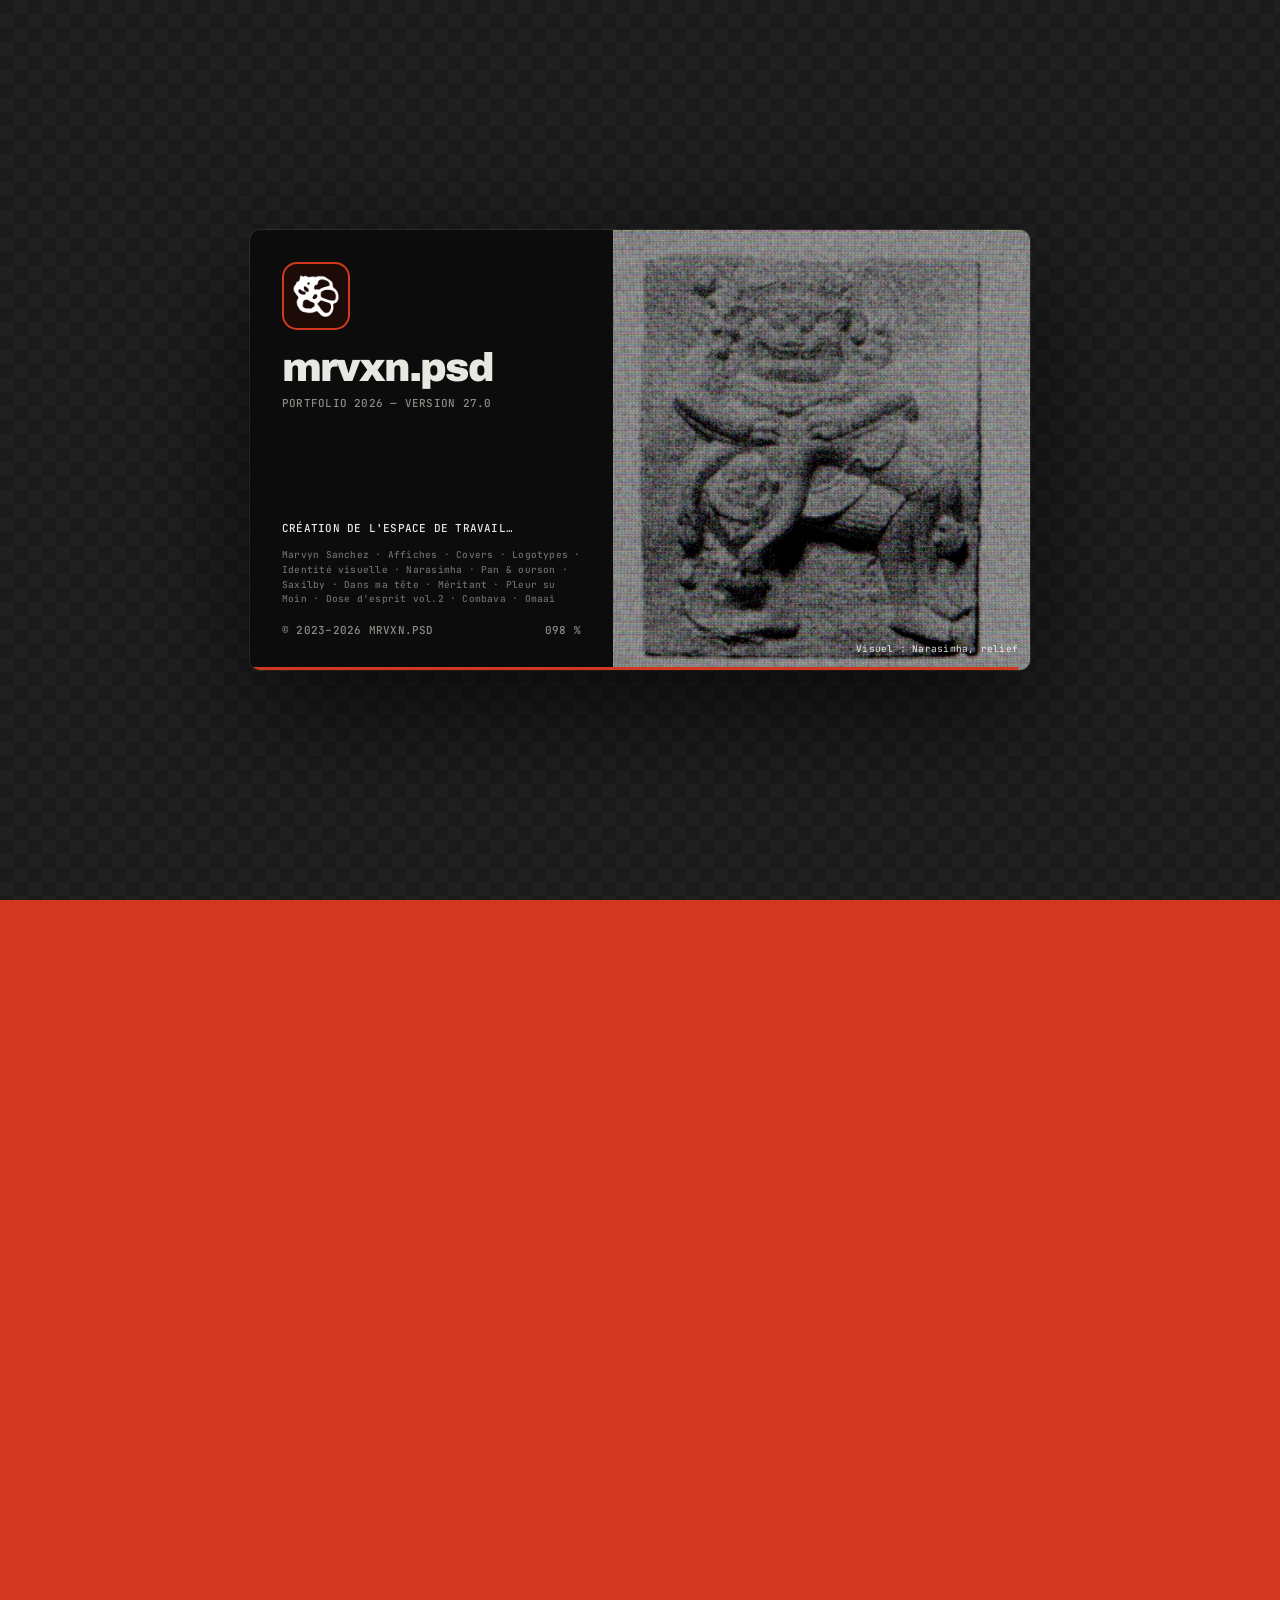
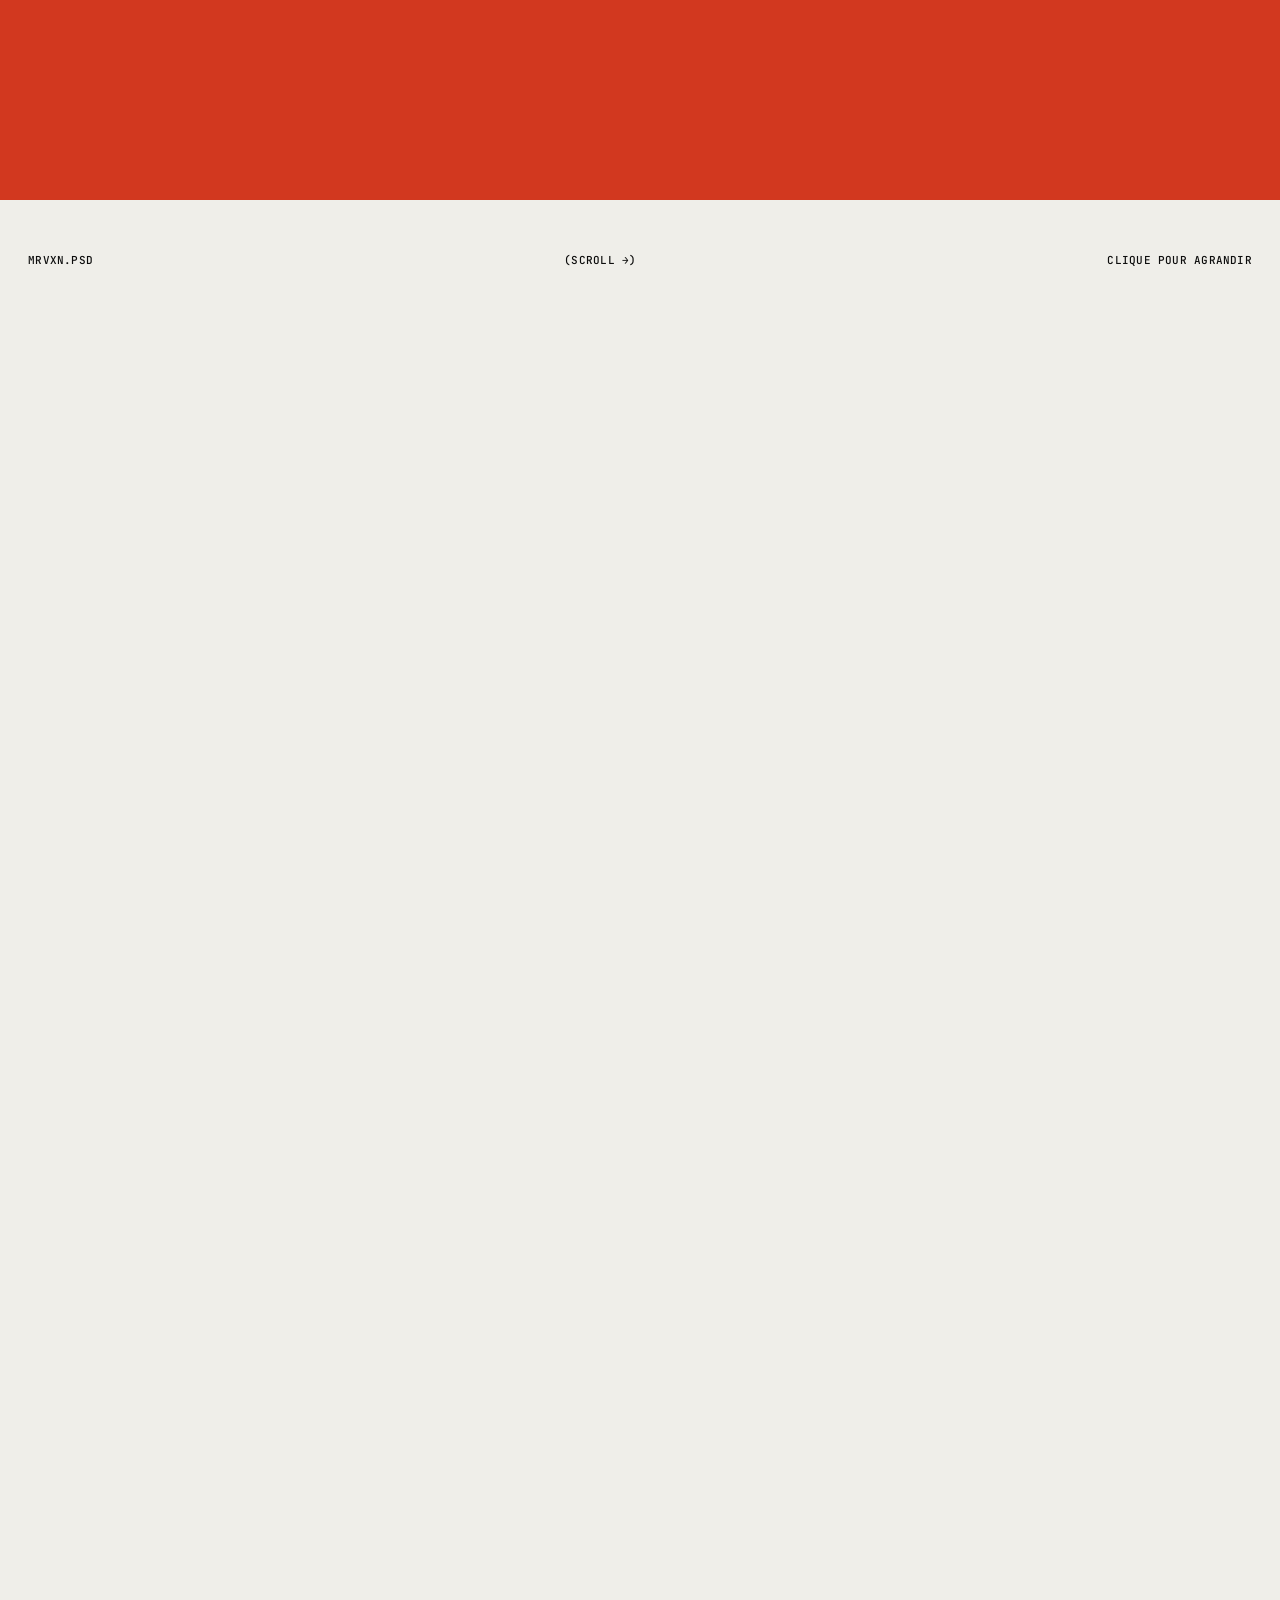
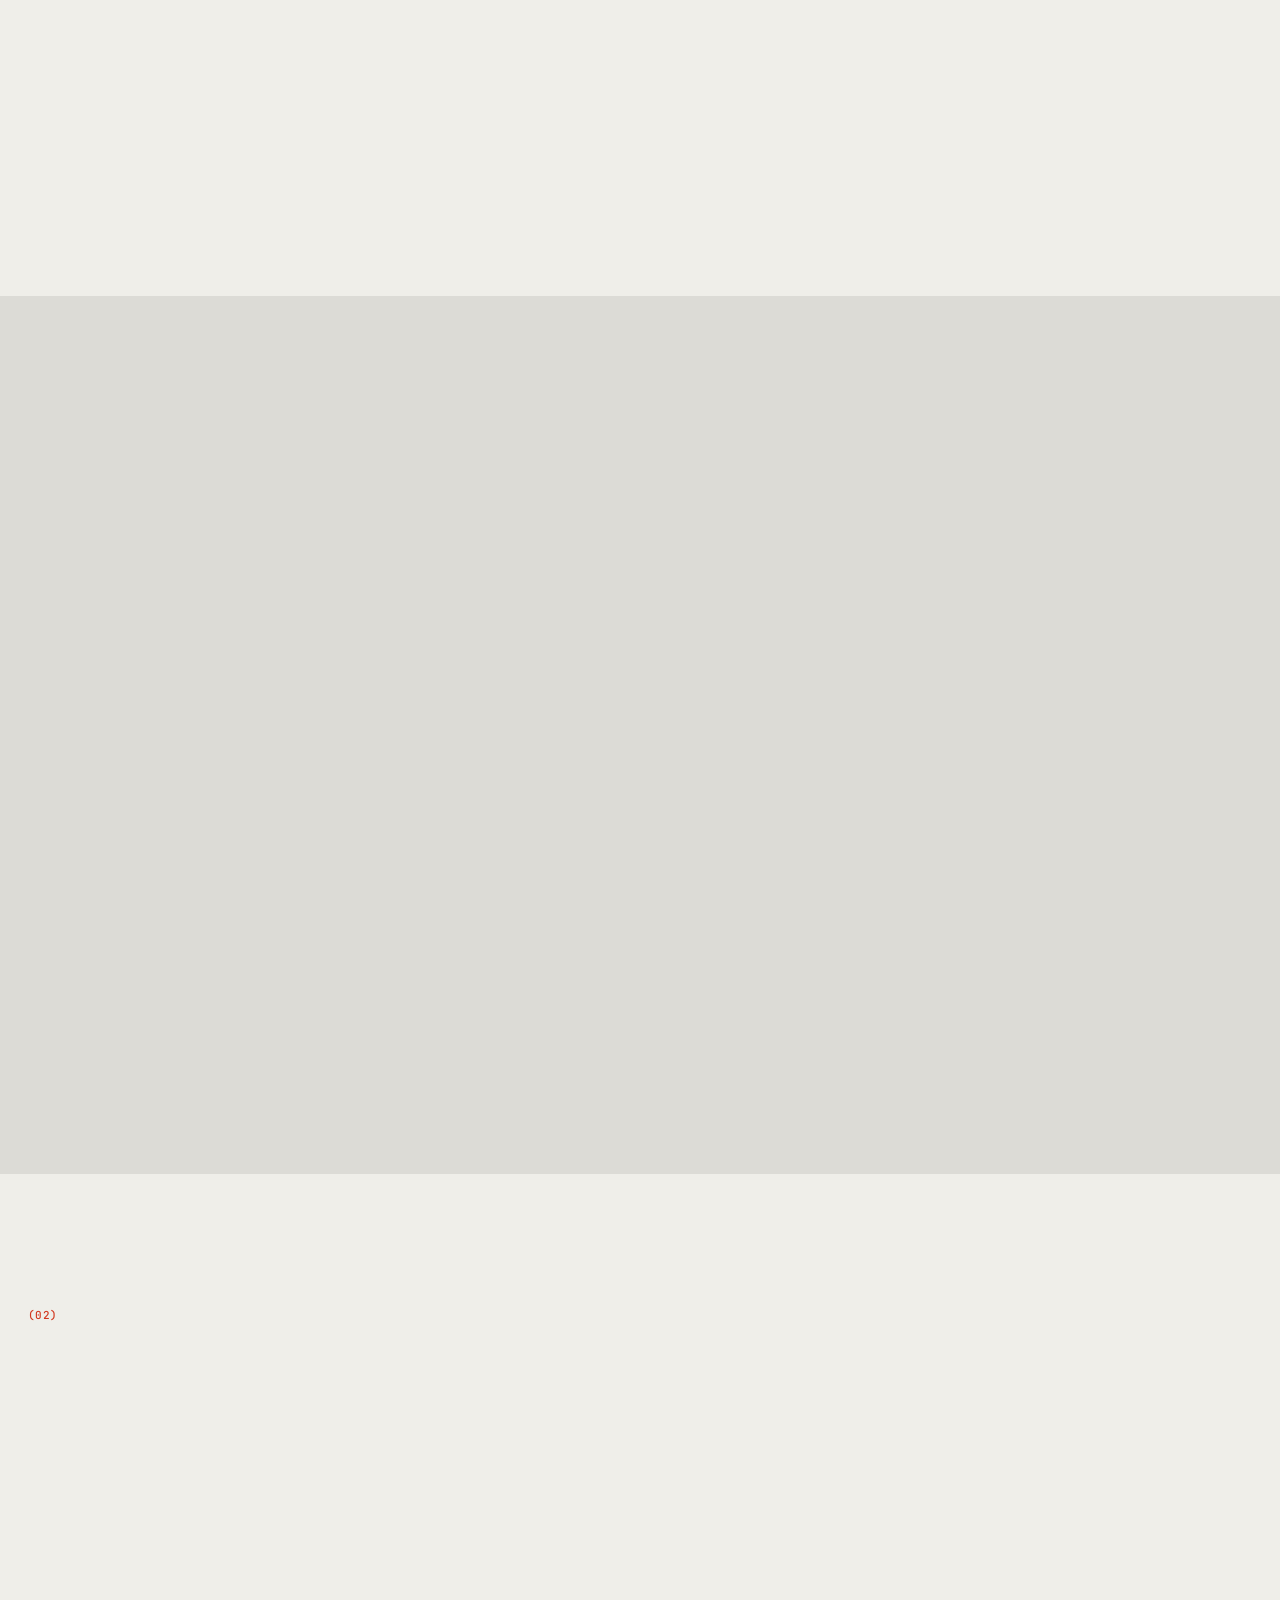
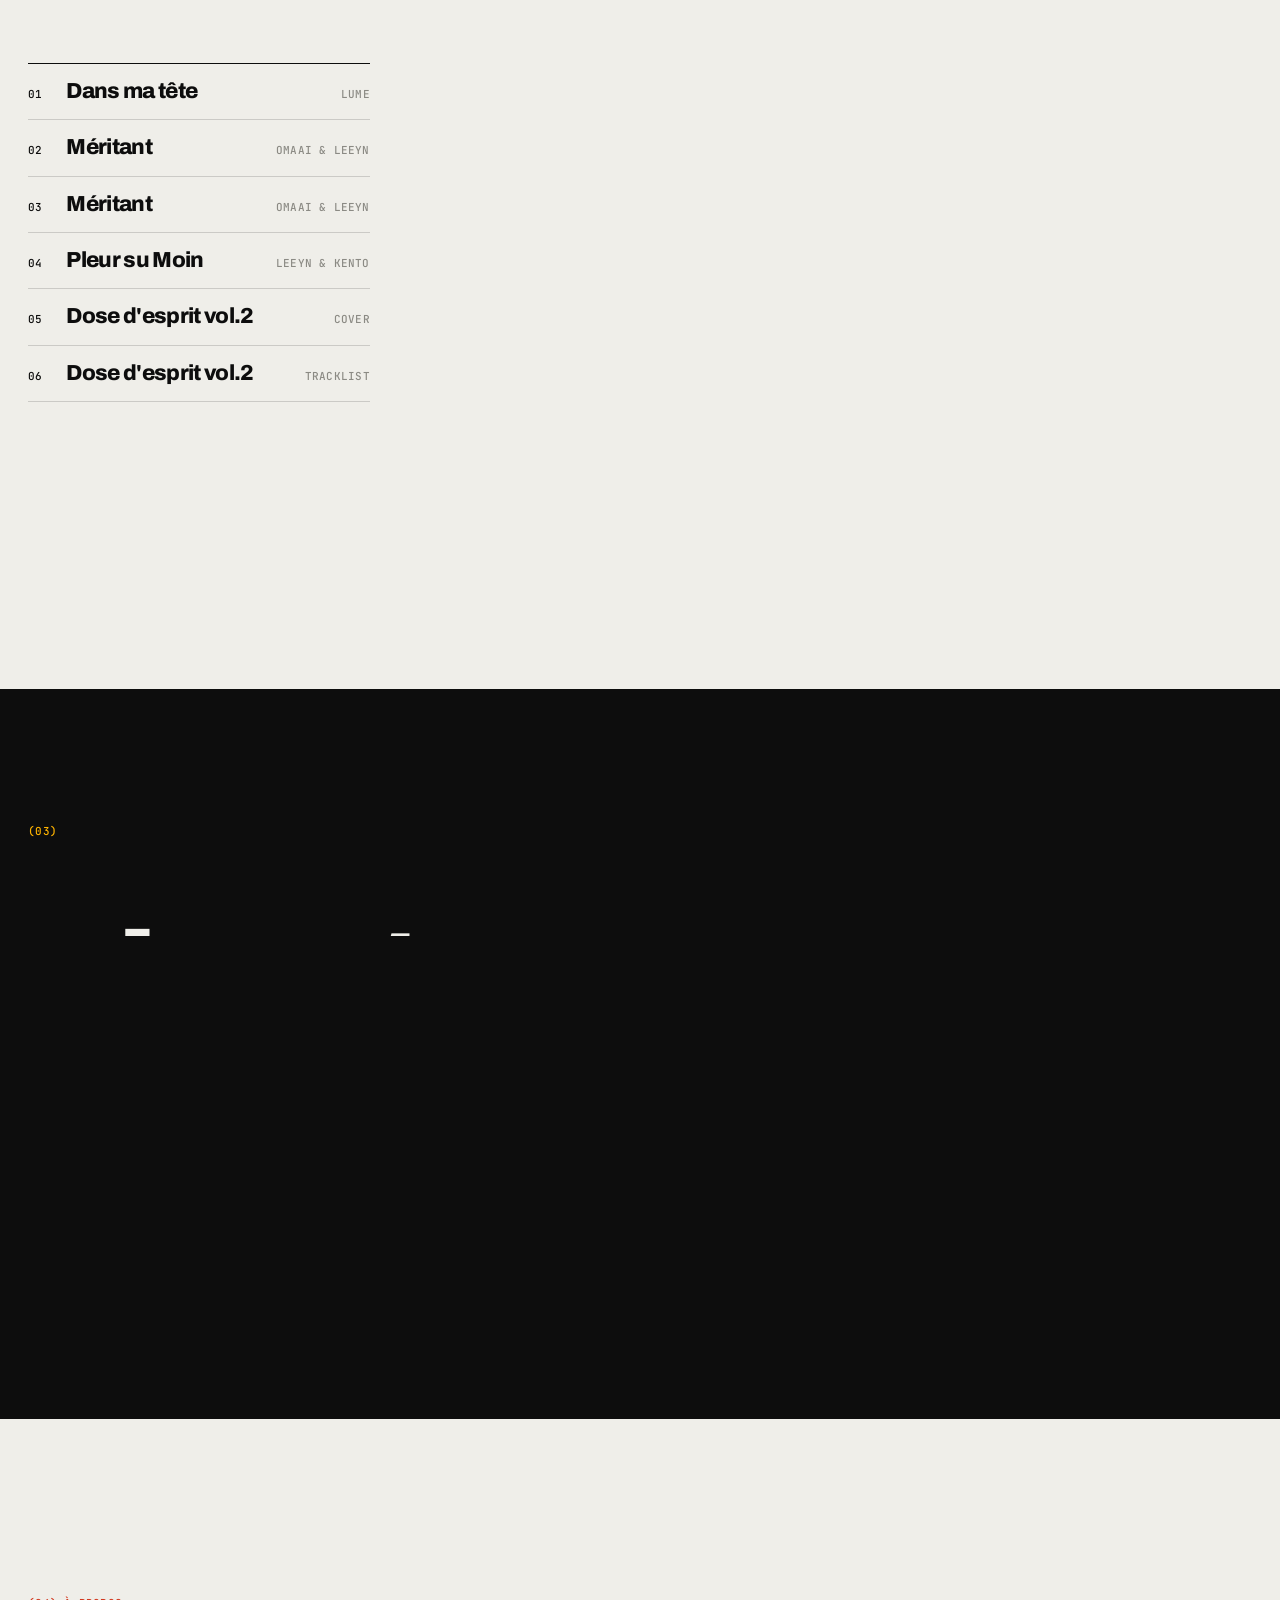
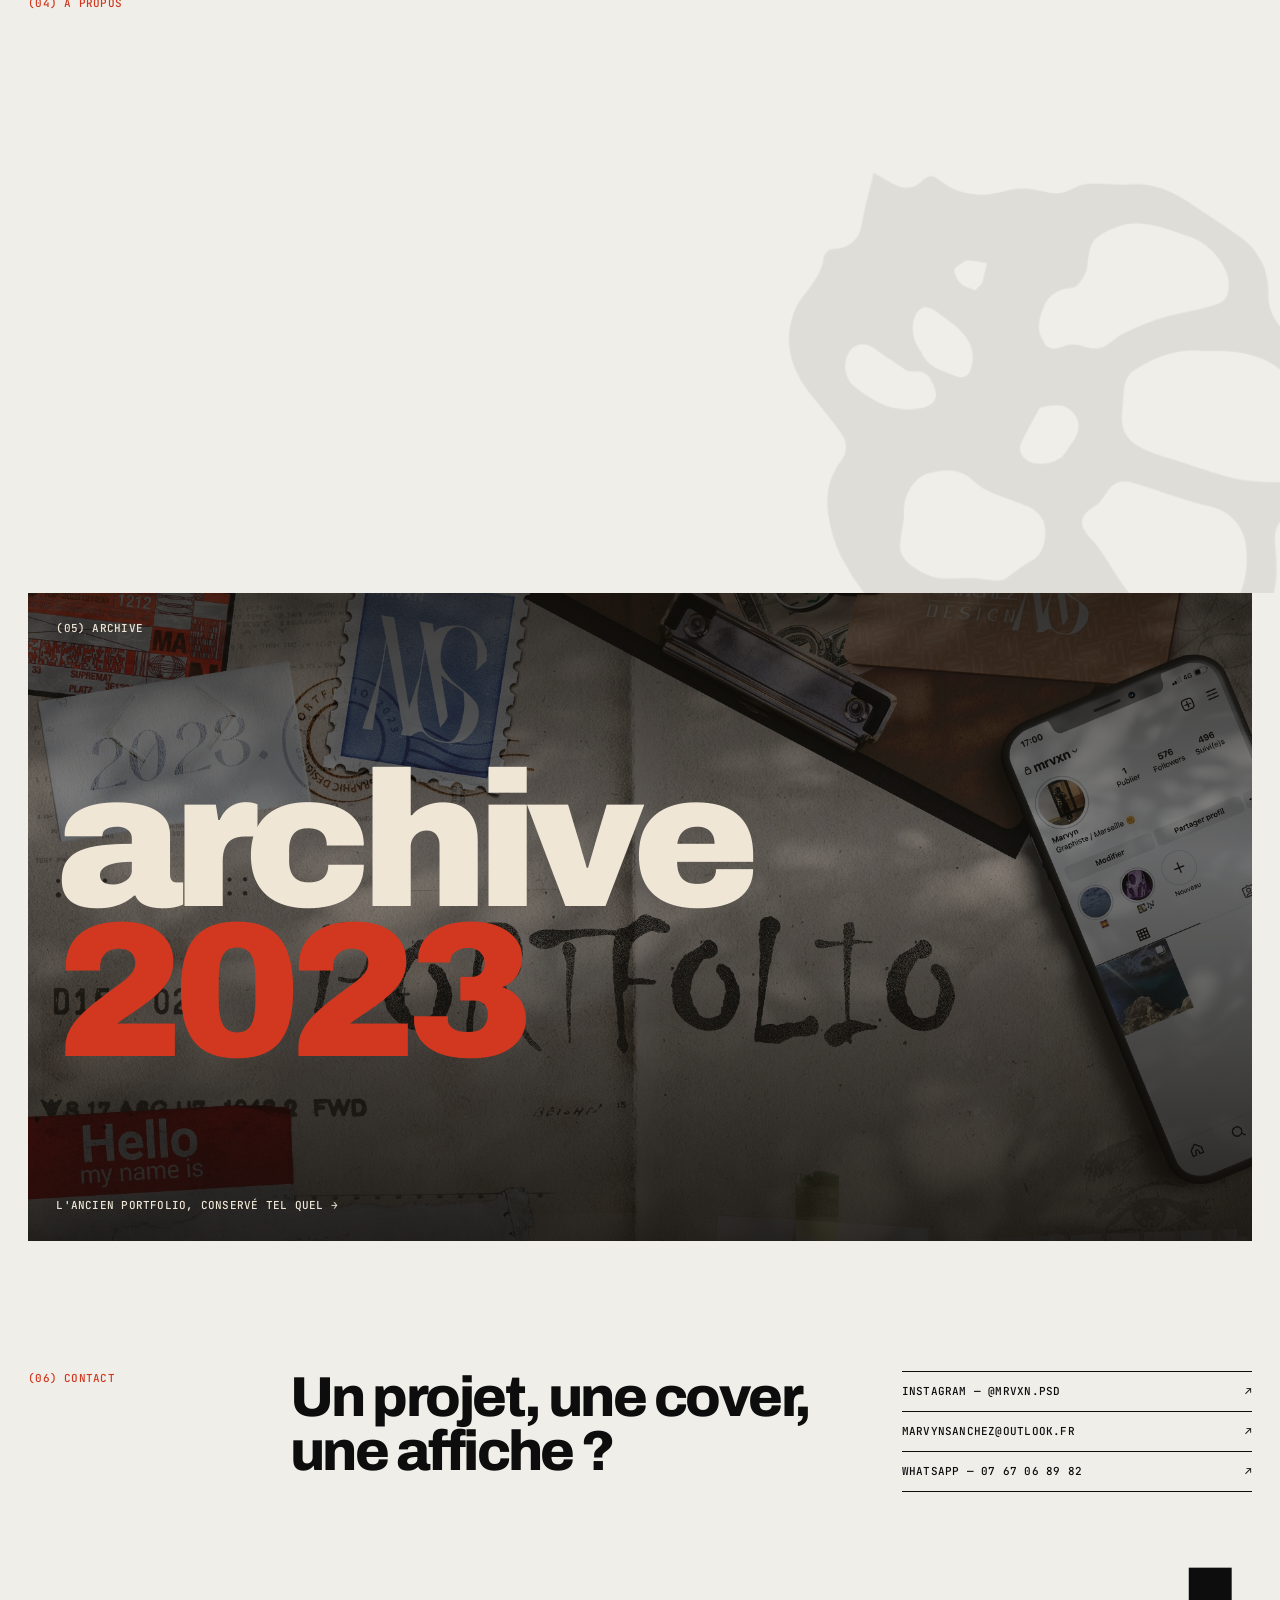
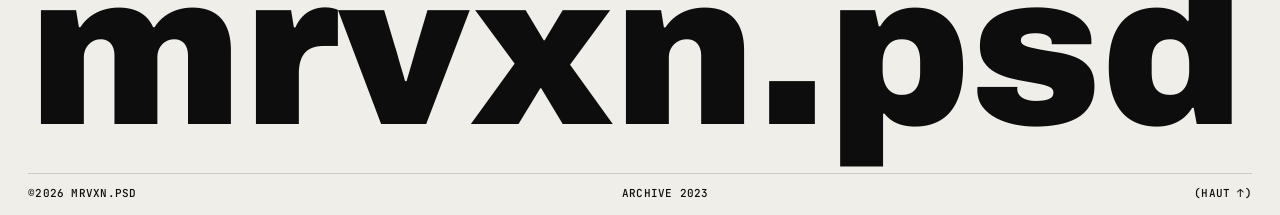
<file: index.html>
<!doctype html>
<html lang="fr">
<head>
<meta charset="utf-8">
<meta name="viewport" content="width=device-width, initial-scale=1">
<title>mrvxn.psd — Graphiste</title>
<meta name="description" content="Portfolio de mrvxn.psd, graphiste : affiches, covers, logotypes et identité visuelle.">
<link rel="icon" href="assets/logos/logo-noir.png">
<link rel="preconnect" href="https://fonts.googleapis.com">
<link rel="preconnect" href="https://fonts.gstatic.com" crossorigin>
<link href="https://fonts.googleapis.com/css2?family=Archivo:wdth,wght@62..125,100..900&family=JetBrains+Mono:wght@400;500&display=swap" rel="stylesheet">
<link rel="stylesheet" href="css/style.css">
</head>
<body class="is-loading">

<!-- LOADER -->
<div class="loader" aria-hidden="true">
  <div class="splash">
    <div class="splash__info">
      <div class="splash__icon"><img src="assets/logos/logo-noir.png" alt=""></div>
      <div class="splash__name">mrvxn.psd</div>
      <div class="splash__ver">Portfolio 2026 — version 27.0</div>
      <div class="splash__status"><span class="loader__label">Initialisation…</span></div>
      <div class="splash__credits">Marvyn Sanchez · Affiches · Covers · Logotypes · Identité visuelle · Narasimha · Pan &amp; ourson · Saxilby · Dans ma tête · Méritant · Pleur su Moin · Dose d'esprit vol.2 · Combava · Omaai</div>
      <div class="splash__foot"><span>© 2023–2026 mrvxn.psd</span><span class="loader__count">000</span></div>
    </div>
    <div class="splash__art">
      <img src="assets/affiches/scan-narasimha-relief.jpg" alt="">
      <span>Visuel : Narasimha, relief</span>
    </div>
    <span class="loader__bar"><i></i></span>
  </div>
</div>
<div class="curtain" aria-hidden="true"></div>

<!-- GRAIN + CURSOR -->
<div class="grain" aria-hidden="true"></div>
<div class="cursor" aria-hidden="true"><span class="cursor__label"></span></div>

<!-- NAV -->
<header class="nav">
  <a class="nav__brand" href="#top"><img src="assets/logos/logo-blanc.png" alt=""><span>mrvxn.psd</span></a>
  <span class="nav__mid">(<span data-clock>00:00</span>) Graphiste</span>
  <nav class="nav__links">
    <a href="#affiches">Affiches</a>
    <a href="#covers">Covers</a>
    <a href="#logos">Logos</a>
    <a href="archive.html" data-transition>Archive</a>
    <a href="#contact">Contact</a>
  </nav>
</header>

<main id="top">

<!-- HERO -->
<section class="hero">
  <svg class="hero__blobs" data-layer="blob" aria-hidden="true">
    <defs>
      <filter id="goo">
        <feGaussianBlur in="SourceGraphic" stdDeviation="22" result="b"/>
        <feColorMatrix in="b" mode="matrix" values="1 0 0 0 0  0 1 0 0 0  0 0 1 0 0  0 0 0 40 -18"/>
      </filter>
    </defs>
    <g filter="url(#goo)" class="hero__blobs-g"></g>
  </svg>

  <div class="hero__meta hero__meta--tl rv">
    <span>(01)</span>
    <p>Graphiste —<br>affiches, covers,<br>logotypes &amp;<br>identité visuelle.</p>
  </div>
  <div class="hero__meta hero__meta--tr rv">
    <p>Portfolio 2026<br>Sélection de travaux<br>récents, ©mrvxn.psd</p>
  </div>

  <div class="hero__badge" data-layer="logo" aria-hidden="true">
    <svg viewBox="0 0 200 200" class="hero__badge-ring">
      <defs><path id="ring" d="M100,100 m-82,0 a82,82 0 1,1 164,0 a82,82 0 1,1 -164,0"/></defs>
      <text><textPath href="#ring">mrvxn.psd ✺ graphiste ✺ affiches ✺ covers ✺ logotypes ✺ </textPath></text>
    </svg>
    <img src="assets/logos/logo-noir.png" alt="">
  </div>

  <div class="hero__wordwrap">
    <h1 class="hero__word" data-layer="typo" aria-label="mrvxn.psd"><span class="hero__word-in"></span></h1>
    <div class="hero__word hero__word--top" data-layer="typo" aria-hidden="true"><span class="hero__word-in"></span></div>
  </div>

  <div class="layers" aria-label="Calques">
    <div class="layers__head"><span>Calques</span><span>100%</span></div>
    <button class="layers__row is-on" data-toggle="typo"><i class="eye"></i><b class="th th--t">T</b>mrvxn.psd</button>
    <button class="layers__row is-on" data-toggle="blob"><i class="eye"></i><b class="th th--b"></b>Formes liquides</button>
    <button class="layers__row is-on" data-toggle="logo"><i class="eye"></i><b class="th th--l"></b>Logo</button>
    <button class="layers__row is-on" data-toggle="grain"><i class="eye"></i><b class="th th--g"></b>Grain</button>
  </div>

  <div class="hero__foot">
    <span>(Scroll)</span>
    <span class="hero__arrow">↓</span>
    <span>Affiches / Covers / Logos / Archive</span>
  </div>
</section>

<!-- MARQUEE -->
<div class="marquee" aria-hidden="true">
  <div class="marquee__track">
    <span>Affiches <i>✺</i> Covers <i>✺</i> Logotypes <i>✺</i> Identité visuelle <i>✺</i> </span>
    <span>Affiches <i>✺</i> Covers <i>✺</i> Logotypes <i>✺</i> Identité visuelle <i>✺</i> </span>
  </div>
</div>

<!-- AFFICHES : bande horizontale -->
<section class="strip" id="affiches">
  <div class="strip__sticky">
    <div class="strip__head">
      <h2 class="title"><span class="title__n">(01)</span><span class="title__t" data-split>Affiches</span></h2>
      <p class="mono strip__intro rv">Série de trois affiches —<br>sculptures et objets d'archives<br>scannés en 3D, puis décomposés.</p>
      <span class="mono strip__count"><b data-strip-i>01</b> / <span data-strip-n>08</span></span>
    </div>
    <div class="strip__track">
      <figure class="card card--p" data-zoom="assets/affiches/narasimha.jpg">
        <figcaption><span>(01)</span>Narasimha<br>Affiche, 2026</figcaption>
        <img src="assets/affiches/narasimha.jpg" alt="Affiche Narasimha" loading="lazy">
      </figure>
      <figure class="card card--l card--scan" data-zoom="assets/affiches/scan-narasimha.jpg">
        <figcaption><span>(02)</span>Narasimha<br>Scan 3D, matière</figcaption>
        <img src="assets/affiches/scan-narasimha.jpg" alt="Scan 3D du relief Narasimha" loading="lazy">
      </figure>
      <figure class="card card--p" data-zoom="assets/affiches/pan-ourson.jpg">
        <figcaption><span>(03)</span>Pan &amp; ourson<br>Affiche, 2026</figcaption>
        <img src="assets/affiches/pan-ourson.jpg" alt="Affiche Pan et ourson" loading="lazy">
      </figure>
      <figure class="card card--l card--scan" data-zoom="assets/affiches/scan-pan.jpg">
        <figcaption><span>(04)</span>Pan &amp; ourson<br>Scan 3D, matière</figcaption>
        <img src="assets/affiches/scan-pan.jpg" alt="Scan 3D de la sculpture Pan et ourson" loading="lazy">
      </figure>
      <figure class="card card--p" data-zoom="assets/affiches/saxilby.jpg">
        <figcaption><span>(05)</span>Saxilby memorial helmet<br>Affiche, 2026</figcaption>
        <img src="assets/affiches/saxilby.jpg" alt="Affiche Saxilby" loading="lazy">
      </figure>
      <figure class="card card--l card--scan" data-zoom="assets/affiches/scan-saxilby.jpg">
        <figcaption><span>(06)</span>Saxilby<br>Scan 3D, matière</figcaption>
        <img src="assets/affiches/scan-saxilby.jpg" alt="Scan 3D du casque de Saxilby" loading="lazy">
      </figure>
      <figure class="card card--l" data-zoom="assets/affiches/scan-narasimha-relief.jpg">
        <figcaption><span>(07)</span>Narasimha<br>Relief, texture</figcaption>
        <img src="assets/affiches/scan-narasimha-relief.jpg" alt="Relief Narasimha texturé" loading="lazy">
      </figure>
      <figure class="card card--l" data-zoom="assets/affiches/mockup.jpg">
        <figcaption><span>(08)</span>La série<br>Mise en situation</figcaption>
        <img src="assets/affiches/mockup.jpg" alt="Les trois affiches encadrées" loading="lazy">
      </figure>
    </div>
    <div class="strip__foot mono"><span>mrvxn.psd</span><span>(Scroll →)</span><span>Clique pour agrandir</span></div>
  </div>
</section>

<!-- SÉRIE : bloc rouge -->
<section class="serie">
  <div class="serie__l">
    <h2 class="serie__title rv">Trois<br>affiches</h2>
    <span class="serie__n rv">(3)</span>
  </div>
  <div class="serie__r">
    <div class="serie__img clip" data-zoom="assets/affiches/mockup.jpg"><img src="assets/affiches/mockup.jpg" alt="Les trois affiches exposées" loading="lazy" data-parallax="0.12"></div>
    <div class="serie__rows">
      <div class="serie__row rv"><span>Sujets :</span><p>Narasimha, Pan &amp; ourson,<br>Saxilby memorial helmet</p></div>
      <div class="serie__row rv"><span>Matière :</span><p>Scans 3D, typographie<br>manuscrite, trames &amp; glitch</p></div>
      <div class="serie__row rv"><span>Format :</span><p>Affiches portrait,<br>série de trois</p></div>
    </div>
  </div>
</section>

<!-- COVERS : pile de boîtiers CD -->
<section class="covers" id="covers">
  <div class="covers__head">
    <h2 class="title"><span class="title__n">(02)</span><span class="title__t" data-split>Covers</span></h2>
    <p class="mono rv">Pochettes d'albums<br>et de singles, 2025 — 2026.</p>
  </div>
  <div class="covers__body">
    <ol class="covers__list mono">
      <li data-cd="0"><span>01</span><b>Dans ma tête</b><em>Lume</em></li>
      <li data-cd="1"><span>02</span><b>Méritant</b><em>Omaai &amp; Leeyn</em></li>
      <li data-cd="2"><span>03</span><b>Méritant</b><em>Omaai &amp; Leeyn</em></li>
      <li data-cd="3"><span>04</span><b>Pleur su Moin</b><em>Leeyn &amp; Kento</em></li>
      <li data-cd="4"><span>05</span><b>Dose d'esprit vol.2</b><em>Cover</em></li>
      <li data-cd="5"><span>06</span><b>Dose d'esprit vol.2</b><em>Tracklist</em></li>
    </ol>
    <div class="cds">
      <div class="cds__scene">
        <div class="cd" data-zoom="assets/covers/cover-06.jpg"><img src="assets/covers/cover-06.jpg" alt="Cover Dans ma tête, Lume" loading="lazy"></div>
        <div class="cd" data-zoom="assets/covers/deserving.jpg"><img src="assets/covers/deserving.jpg" alt="Cover Méritant" loading="lazy"></div>
        <div class="cd" data-zoom="assets/covers/deserving-chaine.jpg"><img src="assets/covers/deserving-chaine.jpg" alt="Cover Méritant, version chaîne" loading="lazy"></div>
        <div class="cd" data-zoom="assets/covers/pleur-su-moin.jpg"><img src="assets/covers/pleur-su-moin.jpg" alt="Cover Pleur su Moin" loading="lazy"></div>
        <div class="cd" data-zoom="assets/covers/dose-desprit-vol2.jpg"><img src="assets/covers/dose-desprit-vol2.jpg" alt="Cover Dose d'esprit vol.2" loading="lazy"></div>
        <div class="cd" data-zoom="assets/covers/dose-desprit-tracklist.jpg"><img src="assets/covers/dose-desprit-tracklist.jpg" alt="Tracklist Dose d'esprit vol.2" loading="lazy"></div>
      </div>
    </div>
  </div>
</section>

<!-- LOGOS -->
<section class="logos" id="logos">
  <div class="logos__head">
    <h2 class="title"><span class="title__n">(03)</span><span class="title__t" data-split>Logotypes</span></h2>
    <p class="mono rv">Combava / Omaai —<br>recherches de logotypes<br>et monogramme.</p>
  </div>
  <div class="logos__grid">
    <div class="logos__video clip">
      <video src="assets/logos/combava-omaai.mp4" muted loop playsinline preload="metadata"></video>
      <span class="mono logos__tag">(Clip) Combava × Omaai</span>
    </div>
    <div class="logos__sheet clip" data-zoom="assets/logos/combava-logos.jpg">
      <img src="assets/logos/combava-logos.jpg" alt="Quatre logotypes Combava" loading="lazy">
      <span class="mono logos__tag">(Planche) 4 pistes</span>
    </div>
  </div>
</section>

<!-- À PROPOS -->
<section class="about">
  <span class="mono about__n">(04) À propos</span>
  <p class="about__text" data-words>Derrière mrvxn.psd, il y a Marvyn, graphiste. Je traite l'image comme une matière : je scanne, je découpe, je superpose les calques jusqu'à ce que ça tienne. Affiches, covers, logotypes, identités visuelles — chaque projet part d'une idée simple et finit en fichier bien rangé.</p>
  <div class="about__mark" aria-hidden="true"><img src="assets/logos/logo-noir.png" alt=""></div>
</section>

<!-- PORTE VERS L'ARCHIVE -->
<a class="door" href="archive.html" data-transition data-cursor="Entrer">
  <div class="door__bg"><img src="assets/archive/01-logo.jpg" alt="" loading="lazy"></div>
  <div class="door__in">
    <span class="mono">(05) Archive</span>
    <h2 class="door__title">Archive<br><em>2023</em></h2>
    <span class="mono door__cta">L'ancien portfolio, conservé tel quel <b>→</b></span>
  </div>
</a>

</main>

<!-- CONTACT / FOOTER -->
<footer class="foot" id="contact">
  <div class="foot__top">
    <span class="mono">(06) Contact</span>
    <p class="foot__lead">Un projet, une cover,<br>une affiche ?</p>
    <div class="foot__links mono">
      <a href="https://www.instagram.com/mrvxn.psd" target="_blank" rel="noopener" data-cursor="Ouvrir">Instagram — @mrvxn.psd <b>↗</b></a>
      <a href="mailto:marvynsanchez@outlook.fr" data-cursor="Écrire">marvynsanchez@outlook.fr <b>↗</b></a>
      <a href="https://wa.me/33767068982" target="_blank" rel="noopener" data-cursor="Écrire">WhatsApp — 07 67 06 89 82 <b>↗</b></a>
    </div>
  </div>
  <div class="foot__word" aria-hidden="true"><span class="foot__word-in">mrvxn.psd</span></div>
  <div class="foot__bar mono"><span>©2026 mrvxn.psd</span><a href="archive.html" data-transition>Archive 2023</a><a href="#top">(Haut ↑)</a></div>
</footer>

<!-- LIGHTBOX -->
<div class="lb" aria-hidden="true"><img alt=""><span class="mono lb__close">(Fermer)</span></div>

<script src="js/main.js"></script>
</body>
</html>
</file>
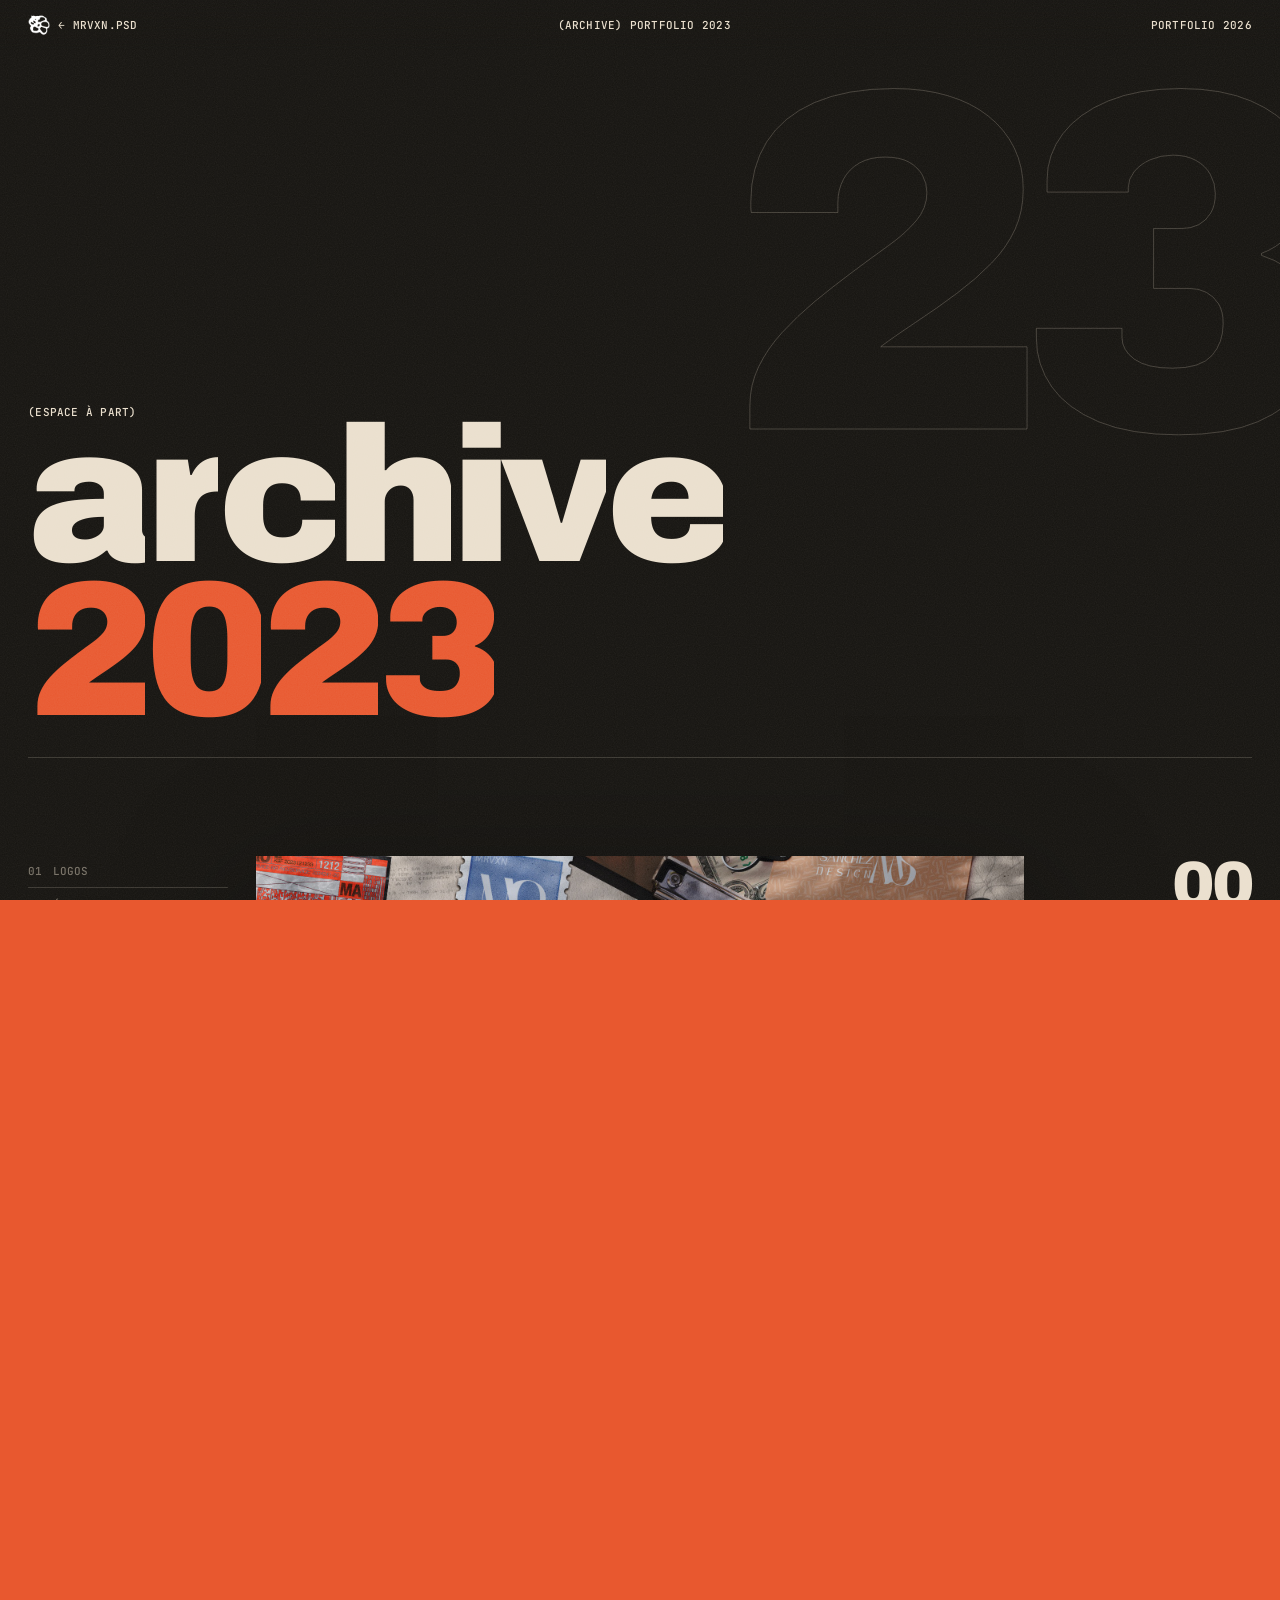
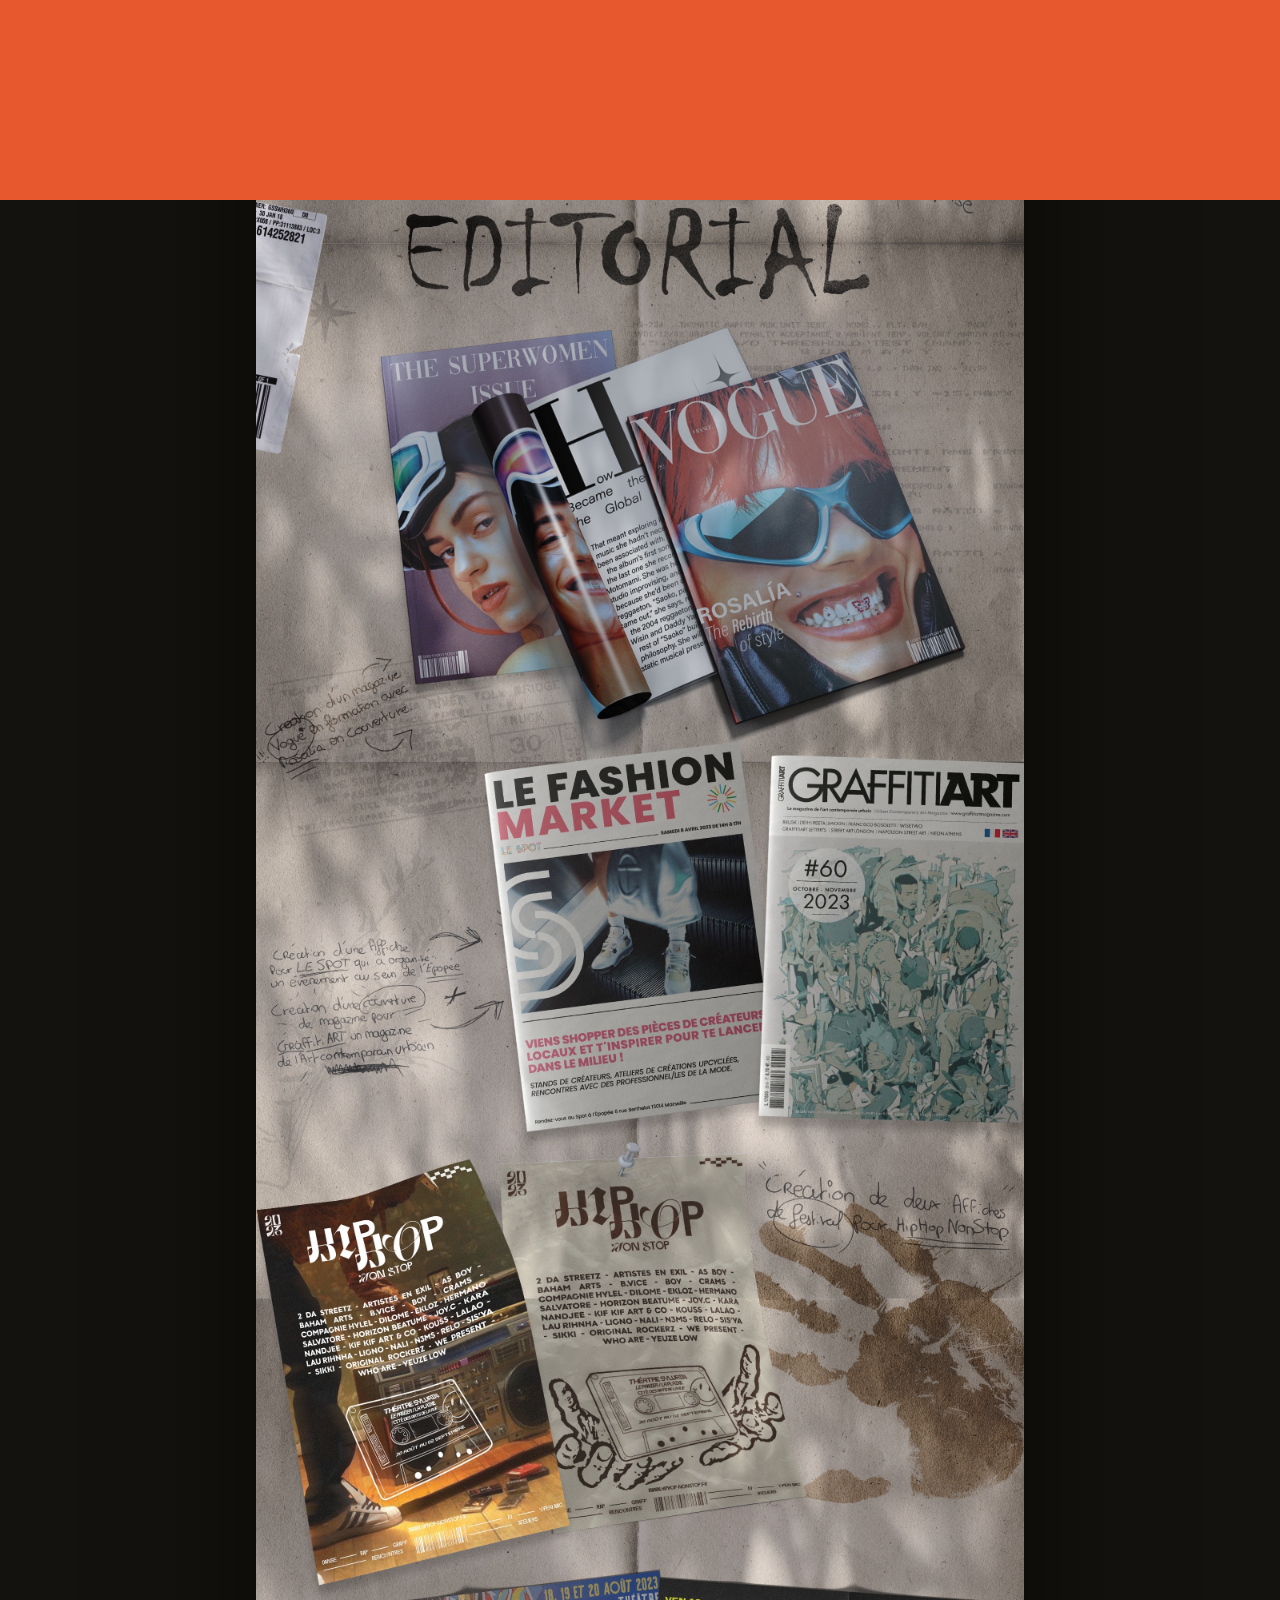
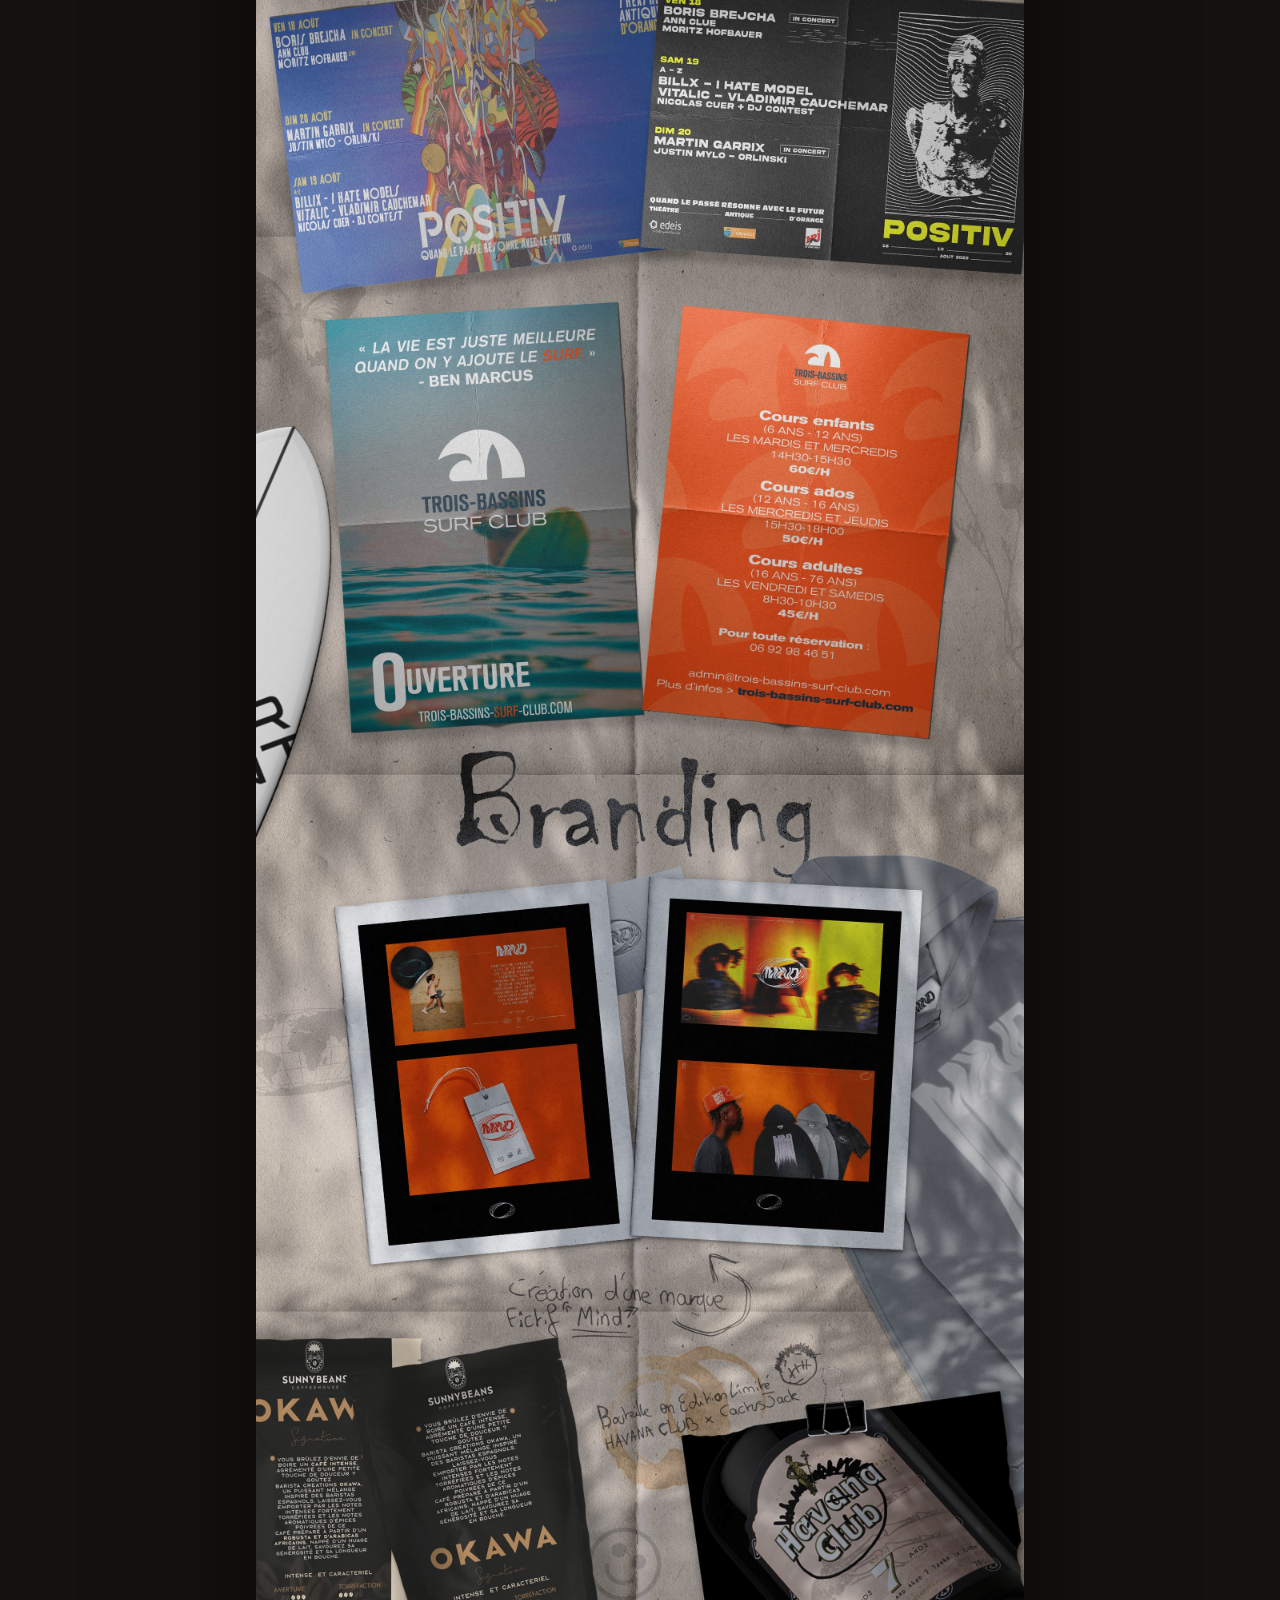
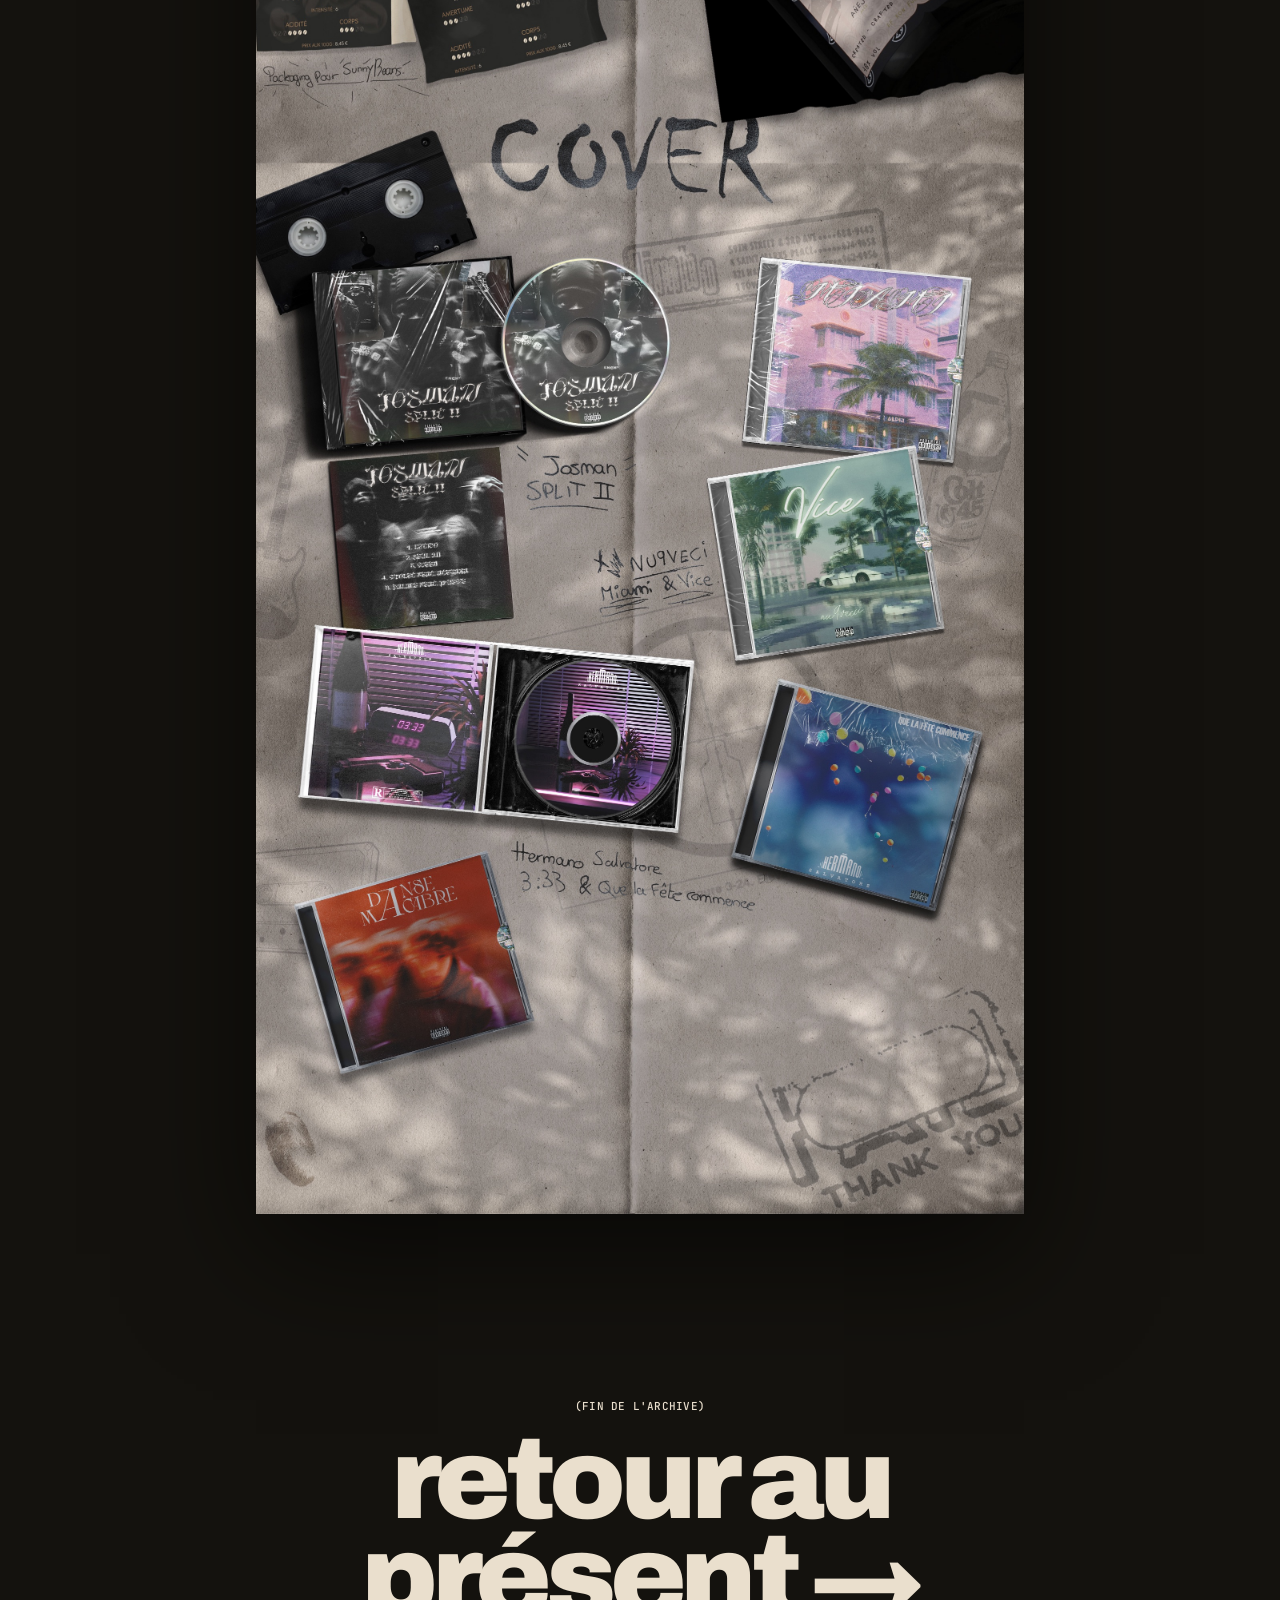
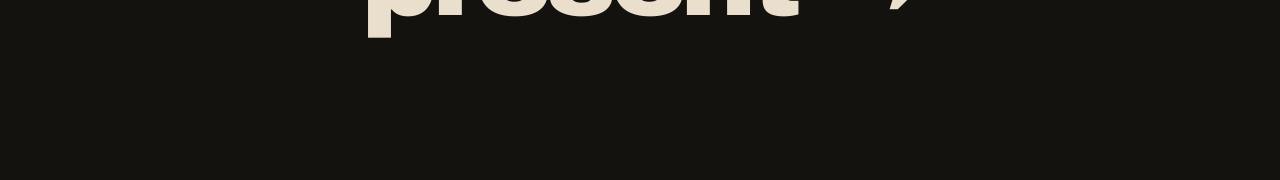
<file: archive.html>
<!doctype html>
<html lang="fr">
<head>
<meta charset="utf-8">
<meta name="viewport" content="width=device-width, initial-scale=1">
<title>Archive 2023 — mrvxn.psd</title>
<meta name="description" content="L'ancien portfolio de mrvxn.psd (2023) : logos, éditorial, branding, covers.">
<link rel="icon" href="assets/logos/logo-noir.png">
<link rel="preconnect" href="https://fonts.googleapis.com">
<link rel="preconnect" href="https://fonts.gstatic.com" crossorigin>
<link href="https://fonts.googleapis.com/css2?family=Archivo:wdth,wght@62..125,100..900&family=JetBrains+Mono:wght@400;500&display=swap" rel="stylesheet">
<link rel="stylesheet" href="css/style.css">
</head>
<body class="archive">

<div class="curtain" aria-hidden="true"></div>
<div class="grain" aria-hidden="true"></div>
<div class="cursor" aria-hidden="true"><span class="cursor__label"></span></div>
<div class="a-bar" aria-hidden="true"></div>

<header class="nav">
  <a class="nav__brand" href="index.html" data-transition><img src="assets/logos/logo-blanc.png" alt=""><span>← mrvxn.psd</span></a>
  <span class="nav__mid">(Archive) Portfolio 2023</span>
  <nav class="nav__links">
    <a href="index.html" data-transition>Portfolio 2026</a>
  </nav>
</header>

<main>
  <section class="a-hero">
    <div class="a-hero__year" aria-hidden="true">23</div>
    <span class="mono rv">(Espace à part)</span>
    <h1 class="a-hero__title"><span data-split>archive</span><br><em data-split>2023</em></h1>
    <div class="a-hero__row mono">
      <span class="rv">L'ancien portfolio,<br>conservé tel quel.</span>
      <span class="rv">Logos / Éditorial /<br>Branding / Covers</span>
      <span class="rv">(Scroll ↓)<br>Clique pour zoomer</span>
    </div>
  </section>

  <div class="a-wrap">
    <nav class="a-chapters mono" aria-label="Chapitres">
      <a href="#logo"><span>01</span>Logos</a>
      <a href="#editorial"><span>02</span>Éditorial</a>
      <a href="#branding"><span>03</span>Branding</a>
      <a href="#cover"><span>04</span>Covers</a>
    </nav>

    <div class="a-sheet" data-cursor="Zoom">
      <section id="logo"><img src="assets/archive/01-logo.jpg" width="1920" height="2400" alt="Portfolio 2023 — introduction et logos"></section>
      <section id="editorial"><img src="assets/archive/02-editorial.jpg" width="1920" height="5350" alt="Portfolio 2023 — éditorial : magazines, affiches, flyers" loading="lazy"></section>
      <section id="branding"><img src="assets/archive/03-branding.jpg" width="1920" height="2450" alt="Portfolio 2023 — branding" loading="lazy"></section>
      <section id="cover"><img src="assets/archive/04-cover.jpg" width="1920" height="2705" alt="Portfolio 2023 — covers" loading="lazy"></section>
    </div>

    <div class="a-progress mono" aria-hidden="true"><b>00</b>% parcouru</div>
  </div>

  <div class="a-end">
    <span class="mono">(Fin de l'archive)</span><br><br>
    <a href="index.html" data-transition data-cursor="Retour">retour au<br>présent →</a>
  </div>
</main>

<script src="js/main.js"></script>
</body>
</html>
</file>
<file: css/style.css>
/* ============ mrvxn.psd — styles ============ */
:root{
  --bg:#efeee9;
  --ink:#0d0d0d;
  --red:#d2381f;
  --grey:#8b8a84;
  --line:rgba(13,13,13,.16);
  --pad:clamp(16px,2.2vw,34px);
  --display:"Archivo","Helvetica Neue",Helvetica,Arial,sans-serif;
  --mono:"JetBrains Mono",ui-monospace,Menlo,monospace;
  --ease:cubic-bezier(.16,1,.3,1);
  --ease-io:cubic-bezier(.76,0,.24,1);
}
*{box-sizing:border-box;margin:0;padding:0}
html{-webkit-text-size-adjust:100%}
body{background:var(--bg);color:var(--ink);font-family:var(--display);overflow-x:hidden;-webkit-font-smoothing:antialiased}
body.is-loading{overflow:hidden}
img,video{display:block;max-width:100%}
a{color:inherit;text-decoration:none}
button{font:inherit;color:inherit;background:none;border:0;cursor:pointer}
::selection{background:var(--red);color:#fff}

.mono,.nav,.hero__meta,.hero__foot,.layers,.loader,figcaption{
  font-family:var(--mono);font-size:11px;line-height:1.35;letter-spacing:.02em;text-transform:uppercase;font-weight:500;
}

/* ---------- reveal helpers ---------- */
.rv{opacity:0;transform:translateY(24px);transition:opacity .9s var(--ease),transform .9s var(--ease)}
.rv.in{opacity:1;transform:none}
.clip{clip-path:inset(100% 0 0 0);transition:clip-path 1.2s var(--ease-io)}
.clip.in{clip-path:inset(0)}
.clip img,.clip video{transform:scale(1.25);transition:transform 1.6s var(--ease)}
.clip.in img,.clip.in video{transform:scale(1)}
.w{display:inline-block;overflow:hidden;vertical-align:top;padding-bottom:.16em;margin-bottom:-.16em}
.w>i{display:inline-block;font-style:normal;transform:translateY(110%);transition:transform .9s var(--ease)}
.in .w>i,.w.in>i{transform:none}

/* ---------- loader ---------- */
.loader{position:fixed;inset:0;z-index:100;color:#e9e7e1;display:grid;place-items:center;padding:var(--pad);background:#1b1b1b repeating-conic-gradient(rgba(255,255,255,.025) 0 25%,transparent 0 50%) 0 0/28px 28px;transition:opacity .7s var(--ease),visibility .7s}
.loader.done{opacity:0;visibility:hidden}
.loader.done .splash{transform:scale(.96);opacity:0}
.splash{position:relative;display:grid;grid-template-columns:1fr 1.15fr;width:min(780px,100%);min-height:min(440px,70vh);background:#0c0c0c;border-radius:10px;overflow:hidden;box-shadow:0 40px 120px rgba(0,0,0,.65),0 0 0 1px rgba(255,255,255,.09);animation:splashIn .8s var(--ease) both;transition:transform .5s var(--ease),opacity .4s}
@keyframes splashIn{from{opacity:0;transform:scale(.94) translateY(14px)}}
.splash__info{display:flex;flex-direction:column;padding:clamp(20px,3vw,32px);min-width:0}
.splash__icon{width:68px;height:68px;border-radius:15px;border:2px solid var(--red);background:#1d0b07;display:grid;place-items:center}
.splash__icon img{width:74%;filter:invert(1);animation:spin 7s linear infinite}
.splash__name{font-family:var(--display);font-weight:900;font-size:clamp(28px,3.6vw,40px);letter-spacing:-.045em;line-height:1;text-transform:none;margin-top:18px}
.splash__ver{color:#8d8b85;margin-top:8px}
.splash__status{margin-top:auto;padding-top:28px;min-height:1.4em}
.splash__credits{color:#6f6d68;font-size:9.5px;line-height:1.55;text-transform:none;margin-top:12px}
.splash__foot{display:flex;justify-content:space-between;color:#8d8b85;margin-top:16px}
.splash__art{position:relative;min-height:180px;background:#2a2a2a}
.splash__art img{position:absolute;inset:0;width:100%;height:100%;object-fit:cover;animation:artIn 3s var(--ease) both}
@keyframes artIn{from{transform:scale(1.14)}}
.splash__art span{position:absolute;right:12px;bottom:14px;font-size:9.5px;color:rgba(255,255,255,.75);text-transform:none}
.loader__bar{position:absolute;left:0;right:0;bottom:0;height:3px;background:rgba(255,255,255,.08)}
.loader__bar i{position:absolute;inset:0;background:var(--red);transform-origin:left;transform:scaleX(0)}
.loader__count{font-variant-numeric:tabular-nums}
@media (max-width:620px){.splash{grid-template-columns:1fr}.splash__art{order:-1;min-height:150px}}
@keyframes spin{to{rotate:360deg}}
@keyframes pulse{from{scale:.82}to{scale:1.05}}

.curtain{position:fixed;inset:0;z-index:99;background:var(--red);transform:translateY(100%);pointer-events:none}
.curtain.up{transform:none;transition:transform .7s var(--ease-io)}
.curtain.off{transform:translateY(-100%);transition:transform .8s var(--ease-io)}

/* ---------- grain + cursor ---------- */
.grain{position:fixed;inset:-100px;z-index:90;pointer-events:none;opacity:.2;mix-blend-mode:multiply;
  background-image:url("data:image/svg+xml,%3Csvg xmlns='http://www.w3.org/2000/svg' width='220' height='220'%3E%3Cfilter id='n'%3E%3CfeTurbulence type='fractalNoise' baseFrequency='.9' numOctaves='2' stitchTiles='stitch'/%3E%3CfeColorMatrix values='0 0 0 0 0 0 0 0 0 0 0 0 0 0 0 0 0 0 .55 0'/%3E%3C/filter%3E%3Crect width='100%25' height='100%25' filter='url(%23n)'/%3E%3C/svg%3E");
  animation:grain 1s steps(6) infinite}
.grain.off{display:none}
@keyframes grain{0%{transform:translate(0,0)}20%{transform:translate(-40px,30px)}40%{transform:translate(30px,-50px)}60%{transform:translate(-60px,-20px)}80%{transform:translate(50px,60px)}100%{transform:translate(0,0)}}

.cursor{position:fixed;left:0;top:0;z-index:95;pointer-events:none;width:12px;height:12px;margin:-6px 0 0 -6px;border-radius:50%;background:var(--red);display:grid;place-items:center;transition:width .35s var(--ease),height .35s var(--ease),margin .35s var(--ease),opacity .3s;opacity:0}
.cursor.on{opacity:1}
.cursor.big{width:84px;height:84px;margin:-42px 0 0 -42px}
.cursor__label{font-family:var(--mono);font-size:10px;text-transform:uppercase;color:#fff;opacity:0;transition:opacity .2s;white-space:nowrap}
.cursor.big .cursor__label{opacity:1}
@media (hover:none){.cursor{display:none}}

/* ---------- nav ---------- */
.nav{position:fixed;top:0;left:0;right:0;z-index:80;display:flex;justify-content:space-between;align-items:center;padding:14px var(--pad);color:#fff;mix-blend-mode:difference}
.nav__brand{display:flex;align-items:center;gap:8px}
.nav__brand img{width:22px;height:22px;transition:rotate .8s var(--ease)}
.nav__brand:hover img{rotate:180deg}
.nav__links{display:flex;gap:clamp(12px,2vw,30px)}
.nav__links a{position:relative}
.nav__links a::after{content:"";position:absolute;left:0;right:0;bottom:-3px;height:1px;background:currentColor;transform:scaleX(0);transform-origin:right;transition:transform .5s var(--ease)}
.nav__links a:hover::after{transform:scaleX(1);transform-origin:left}
@media (max-width:760px){.nav__mid{display:none}.nav__links a:nth-child(-n+3){display:none}}

/* ---------- hero ---------- */
.hero{position:relative;height:100svh;min-height:560px;overflow:hidden;display:flex;flex-direction:column;justify-content:flex-end;padding:0 var(--pad) var(--pad)}
.hero__blobs{position:absolute;inset:0;width:100%;height:100%;transition:opacity .4s}
.hero__blobs circle{fill:var(--ink)}
.hero__meta{position:absolute;top:clamp(70px,13vh,130px);max-width:240px}
.hero__meta span{display:block;margin-bottom:12px}
.hero__meta--tl{left:var(--pad)}
.hero__meta--tr{right:var(--pad);text-align:right;color:var(--red)}
.hero__badge{position:absolute;right:clamp(16px,7vw,120px);top:34%;width:clamp(110px,13vw,190px);aspect-ratio:1;display:grid;place-items:center;transition:opacity .4s,scale .6s var(--ease)}
.hero__badge-ring{position:absolute;inset:0;animation:spin 18s linear infinite}
.hero__badge-ring text{font-family:var(--mono);font-size:11.6px;letter-spacing:.09em;text-transform:uppercase;fill:#fff}
.hero__badge{mix-blend-mode:difference}
.hero__badge img{width:46%;filter:invert(1);animation:spin 26s linear infinite reverse}
.hero__word{position:relative;font-weight:900;font-stretch:100%;line-height:.8;letter-spacing:-.055em;white-space:nowrap;color:#fff;mix-blend-mode:difference;margin-bottom:clamp(40px,7vh,70px);user-select:none;transition:opacity .4s}
.hero__word-in{display:inline-block;transform-origin:left bottom}
.hero__word .l{display:inline-block;overflow:hidden;padding-bottom:.14em;margin-bottom:-.14em}
.hero__word .l i{display:inline-block;font-style:normal;transform:translateY(115%) rotate(8deg);transform-origin:left bottom;transition:transform 1.3s var(--ease);will-change:transform}
body.is-ready .hero__word .l i{transform:none}
.hero__word .l.dot i,.hero__word .l.ext i{color:transparent}
.hero__wordwrap{position:relative;margin-bottom:clamp(40px,7vh,70px)}
.hero__wordwrap .hero__word{margin-bottom:0}
.hero__word--top{position:absolute;left:0;right:0;bottom:0;mix-blend-mode:normal;color:transparent;pointer-events:none}
.hero__word--top .l.dot i,.hero__word--top .l.ext i{color:var(--red)}
.hero__foot{position:relative;display:flex;justify-content:space-between;align-items:center;border-top:1px solid rgba(255,255,255,.3);padding-top:12px;color:#fff;mix-blend-mode:difference}
.hero__arrow{animation:bob 1.4s var(--ease-io) infinite alternate}
@keyframes bob{to{transform:translateY(6px)}}
[data-layer].hidden{opacity:0;pointer-events:none}

.layers{position:absolute;left:var(--pad);top:36%;width:210px;background:rgba(239,238,233,.82);backdrop-filter:blur(8px);border:1px solid var(--ink);z-index:3;opacity:0;transform:translateY(20px);transition:opacity .8s var(--ease) 1.1s,transform .8s var(--ease) 1.1s}
body.is-ready .layers{opacity:1;transform:none}
.layers__head{display:flex;justify-content:space-between;padding:7px 9px;background:var(--ink);color:var(--bg)}
.layers__row{display:flex;align-items:center;gap:9px;width:100%;padding:7px 9px;border-top:1px solid var(--line);text-align:left;text-transform:uppercase;transition:background .2s,color .2s}
.layers__row:hover{background:var(--ink);color:var(--bg)}
.layers__row:not(.is-on){color:var(--grey)}
.eye{width:14px;height:9px;border:1.5px solid currentColor;border-radius:60% 60% 60% 60%/90% 90% 90% 90%;position:relative;flex:none}
.eye::after{content:"";position:absolute;inset:1.5px 4px;background:currentColor;border-radius:50%}
.layers__row:not(.is-on) .eye{border-color:transparent}
.layers__row:not(.is-on) .eye::after{inset:3px 0;border-radius:0;height:1.5px}
.th{width:22px;height:16px;border:1px solid currentColor;flex:none;display:grid;place-items:center;font-size:10px;background:#fff;color:var(--ink)}
.th--b{background:radial-gradient(circle at 40% 55%,#0d0d0d 42%,#fff 44%)}
.th--l{background:#fff url(../assets/logos/logo-noir.png) center/contain no-repeat}
.th--g{background:repeating-conic-gradient(#bbb 0 25%,#fff 0 50%) 0 0/4px 4px}
@media (max-width:760px){.layers{top:auto;bottom:calc(var(--pad) + 22vw + 80px);width:180px}.hero__badge{top:24%}.hero__meta--tr{display:none}}

/* ---------- marquee ---------- */
.marquee{overflow:hidden;border-block:1px solid var(--ink);padding:10px 0;white-space:nowrap}
.marquee__track{display:inline-flex;animation:marq 22s linear infinite}
.marquee span{font-weight:900;font-size:clamp(28px,5vw,74px);letter-spacing:-.04em;text-transform:uppercase;padding-right:.3em}
.marquee i{font-style:normal;color:var(--red);display:inline-block;animation:spin 5s linear infinite}
@keyframes marq{to{transform:translateX(-50%)}}

/* ---------- titles ---------- */
.title{display:flex;align-items:flex-start;gap:.5em;font-weight:900;font-size:clamp(46px,9.5vw,170px);line-height:.82;letter-spacing:-.055em;text-transform:lowercase}
.title__n{font-family:var(--mono);font-size:11px;letter-spacing:.02em;font-weight:500;line-height:1.35;padding-top:.6em;color:var(--red)}

/* ---------- strip (affiches) ---------- */
.strip{position:relative}
.strip__sticky{position:sticky;top:0;height:100svh;overflow:hidden;display:flex;flex-direction:column;justify-content:space-between;padding:clamp(56px,9vh,84px) 0 var(--pad)}
.strip__head{display:grid;grid-template-columns:1fr auto auto;gap:clamp(20px,5vw,90px);align-items:end;padding:0 var(--pad)}
.strip__head .title{font-size:clamp(40px,7vw,120px)}
.strip__count b{color:var(--red)}
.strip__track{display:flex;align-items:center;gap:clamp(8px,1vw,14px);padding:0 50vw;will-change:transform;flex:1;min-height:0}
.card{position:relative;flex:none;--s:1;height:clamp(150px,27vh,270px);margin-inline:calc((var(--s) - 1) * var(--w,100px) / 2);transform:scale(var(--s));cursor:pointer;z-index:calc(var(--s) * 10)}
.card img{height:100%;width:auto;max-width:none;background:#fff;box-shadow:0 0 0 1px var(--line)}
.card--scan img{filter:contrast(1.04)}
.card figcaption{position:absolute;left:0;bottom:calc(100% + 8px);white-space:nowrap;font-size:calc(11px / var(--s));opacity:var(--o,0);transform:translateY(calc((1 - var(--o,0)) * 8px));pointer-events:none}
.card figcaption span{display:block;margin-bottom:.9em;color:var(--red)}
.strip__foot{display:flex;justify-content:space-between;padding:0 var(--pad)}
@media (max-width:760px){.strip__head{grid-template-columns:1fr auto}.strip__intro{display:none}}

/* ---------- série (rouge) ---------- */
.serie{display:grid;grid-template-columns:1fr 1.25fr;gap:var(--pad);padding:clamp(60px,10vw,150px) var(--pad);background:#dcdbd6;color:var(--red)}
.serie__l{display:flex;flex-direction:column;justify-content:space-between;gap:40px}
.serie__title{font-weight:800;font-size:clamp(44px,8vw,140px);line-height:.84;letter-spacing:-.055em;text-transform:uppercase}
.serie__n{font-weight:500;font-size:clamp(44px,7vw,120px);letter-spacing:-.05em;transition-delay:.15s}
.serie__img{overflow:hidden;cursor:pointer;aspect-ratio:3/2}
.serie__img img{width:100%;height:115%;object-fit:cover}
.serie__rows{margin-top:var(--pad)}
.serie__row{display:flex;justify-content:space-between;align-items:flex-end;gap:20px;border-bottom:1px solid var(--red);padding:16px 0 8px;font-weight:700;font-size:12px;line-height:1.05;text-transform:uppercase;letter-spacing:-.01em}
.serie__row p{text-align:right}
@media (max-width:760px){.serie{grid-template-columns:1fr}}

/* ---------- covers ---------- */
.covers{padding:clamp(70px,10vw,160px) var(--pad) clamp(40px,6vw,90px);overflow:hidden}
.covers__head{display:flex;justify-content:space-between;align-items:flex-end;gap:20px;flex-wrap:wrap}
.covers__body{display:grid;grid-template-columns:minmax(240px,.8fr) 2fr;gap:var(--pad);align-items:center;margin-top:clamp(20px,4vw,60px)}
.covers__list{list-style:none;border-top:1px solid var(--ink)}
.covers__list li{display:grid;grid-template-columns:28px 1fr auto;gap:10px;align-items:baseline;padding:13px 0;border-bottom:1px solid var(--line);cursor:pointer;transition:padding .5s var(--ease),color .3s}
.covers__list b{font-family:var(--display);font-weight:800;font-size:clamp(17px,1.7vw,26px);letter-spacing:-.03em;text-transform:none}
.covers__list em{font-style:normal;color:var(--grey)}
.covers__list li.on{padding-left:14px;color:var(--red)}
.cds{height:clamp(380px,60vw,760px);display:grid;place-items:center;perspective:none}
.cds__scene{position:relative;width:clamp(170px,24vw,360px);aspect-ratio:1;transform-style:preserve-3d;transform:rotateX(-24deg) rotateY(38deg)}
.cd{position:absolute;inset:0;transform-style:preserve-3d;transition:opacity .8s;cursor:pointer;opacity:0}
.cds.in .cd{opacity:1}
.cd img{width:100%;height:100%;object-fit:cover;display:block}
.cd::before{content:"";position:absolute;inset:-2.5% -2.5% -2.5% -9%;border-radius:4px;background:linear-gradient(90deg,#111 0 5.5%,rgba(255,255,255,.55) 5.5% 6.5%,rgba(255,255,255,.14) 6.5%);box-shadow:inset 0 0 0 1px rgba(255,255,255,.7),0 0 0 1px rgba(0,0,0,.18);transform:translateZ(-1px)}
.cd::after{content:"";position:absolute;inset:-2.5%;border-radius:4px;background:linear-gradient(115deg,rgba(255,255,255,.35) 0,rgba(255,255,255,0) 30%,rgba(255,255,255,0) 62%,rgba(255,255,255,.22) 100%);box-shadow:inset 0 0 0 1px rgba(255,255,255,.6);transform:translateZ(9px);pointer-events:none}
@media (max-width:760px){.covers__body{grid-template-columns:1fr}.cds{order:-1}}

/* ---------- logos ---------- */
.logos{background:var(--ink);color:var(--bg);padding:clamp(70px,10vw,160px) 0 clamp(40px,6vw,90px)}
.logos__head{display:flex;justify-content:space-between;align-items:flex-end;gap:20px;flex-wrap:wrap;padding:0 var(--pad)}
.logos .title__n{color:#ffb400}
.logos__grid{display:grid;grid-template-columns:1.25fr 1fr;gap:var(--pad);padding:0 var(--pad);margin-top:clamp(24px,4vw,60px)}
.logos__video,.logos__sheet{position:relative;overflow:hidden;border:1px solid rgba(255,255,255,.2)}
.logos__video video{width:100%;height:100%;object-fit:cover;aspect-ratio:16/9}
.logos__sheet{cursor:pointer;display:grid;place-items:center;background:#000}
.logos__sheet img{filter:invert(1);width:100%;height:100%;object-fit:cover}
.logos__tag{position:absolute;left:12px;bottom:10px}
@media (max-width:760px){.logos__grid{grid-template-columns:1fr}}

/* ---------- about ---------- */
.about{position:relative;padding:clamp(80px,13vw,220px) var(--pad);display:grid;grid-template-columns:minmax(120px,1fr) 4fr;gap:var(--pad);overflow:hidden}
.about__n{color:var(--red);padding-top:.9em}
.about__text{font-weight:700;font-size:clamp(26px,4.3vw,76px);line-height:1;letter-spacing:-.04em;max-width:18em;position:relative;z-index:1}
.about__text .w>i{transition-duration:.8s}
.about__mark{position:absolute;right:-6vw;bottom:-10vw;width:46vw;opacity:.07;animation:spin 60s linear infinite}
.about__mark img{width:100%}
@media (max-width:760px){.about{grid-template-columns:1fr}}

/* ---------- door (archive) ---------- */
.door{position:relative;display:block;margin:0 var(--pad) var(--pad);height:clamp(380px,72vh,760px);overflow:hidden;background:#17140f;color:#efe6d6}
.door__bg{position:absolute;inset:0;opacity:.55;transition:opacity .8s,transform 1.4s var(--ease);transform:scale(1.02)}
.door__bg img{width:100%;animation:doorscroll 26s linear infinite alternate}
@keyframes doorscroll{to{transform:translateY(calc(-100% + 72vh))}}
.door:hover .door__bg{opacity:.9;transform:scale(1.07)}
.door__in{position:absolute;inset:0;display:flex;flex-direction:column;justify-content:space-between;padding:var(--pad);background:linear-gradient(180deg,rgba(15,12,8,.55),rgba(15,12,8,0) 40%,rgba(15,12,8,.75))}
.door__title{font-weight:900;font-size:clamp(64px,15vw,260px);line-height:.78;letter-spacing:-.06em;text-transform:lowercase;transition:letter-spacing 1s var(--ease)}
.door__title em{font-style:normal;color:var(--red)}
.door:hover .door__title{letter-spacing:-.035em}
.door__cta b{display:inline-block;transition:transform .5s var(--ease)}
.door:hover .door__cta b{transform:translateX(10px)}

/* ---------- footer ---------- */
.foot{padding:clamp(50px,8vw,120px) var(--pad) 14px;overflow:hidden}
.foot__top{display:grid;grid-template-columns:minmax(120px,1fr) 2.5fr 1.5fr;gap:var(--pad);align-items:start}
.foot__top>span{color:var(--red)}
.foot__lead{font-weight:800;font-size:clamp(28px,4.4vw,72px);line-height:.95;letter-spacing:-.045em}
.foot__links{display:flex;flex-direction:column}
.foot__links a{display:flex;justify-content:space-between;padding:12px 0;border-bottom:1px solid var(--ink);transition:padding .5s var(--ease),color .3s}
.foot__links a:first-child{border-top:1px solid var(--ink)}
.foot__links a:hover{padding-inline:10px;color:var(--red)}
.foot__word{font-weight:900;line-height:1.02;letter-spacing:-.055em;white-space:nowrap;margin:clamp(20px,4vw,70px) 0 10px}
.foot__word-in{display:inline-block;transform-origin:left bottom}
.foot__bar{display:flex;justify-content:space-between;border-top:1px solid var(--line);padding-top:12px}
@media (max-width:760px){.foot__top{grid-template-columns:1fr}}

/* ---------- lightbox ---------- */
.lb{position:fixed;inset:0;z-index:85;background:rgba(239,238,233,.96);display:grid;place-items:center;padding:5vh 5vw;opacity:0;pointer-events:none;transition:opacity .4s;cursor:zoom-out}
.lb.on{opacity:1;pointer-events:auto}
.lb img{max-width:100%;max-height:90vh;object-fit:contain;transform:scale(.92);transition:transform .7s var(--ease);box-shadow:0 30px 80px rgba(0,0,0,.18)}
.lb.on img{transform:none}
.lb__close{position:absolute;top:60px;right:var(--pad)}

/* ============ ARCHIVE (espace à part) ============ */
body.archive{--bg:#14120e;--ink:#eadfcd;--line:rgba(234,223,205,.18);--red:#e8582f;background:var(--bg);color:var(--ink)}
body.archive .grain{mix-blend-mode:screen;opacity:.12;filter:invert(1)}
body.archive .nav{mix-blend-mode:normal;color:var(--ink);background:linear-gradient(#14120e,rgba(20,18,14,0))}
.a-hero{min-height:92svh;display:flex;flex-direction:column;justify-content:flex-end;padding:120px var(--pad) var(--pad);position:relative;overflow:hidden}
.a-hero__year{position:absolute;right:-2vw;top:8vh;font-weight:900;font-size:38vw;line-height:.8;letter-spacing:-.07em;color:transparent;-webkit-text-stroke:1px rgba(234,223,205,.22);pointer-events:none;will-change:transform}
.a-hero__title{font-weight:900;font-size:clamp(60px,15vw,270px);line-height:.8;letter-spacing:-.06em;text-transform:lowercase;position:relative}
.a-hero__title em{font-style:normal;color:var(--red)}
.a-hero__row{display:flex;justify-content:space-between;gap:20px;flex-wrap:wrap;border-top:1px solid var(--line);margin-top:30px;padding-top:12px}
.a-wrap{display:grid;grid-template-columns:200px minmax(0,1fr) 200px;gap:var(--pad);padding:var(--pad);align-items:start}
.a-chapters{position:sticky;top:90px;display:flex;flex-direction:column;gap:2px}
.a-chapters a{display:flex;gap:10px;padding:8px 0;border-bottom:1px solid var(--line);color:rgba(234,223,205,.45);transition:color .3s,padding .5s var(--ease)}
.a-chapters a.on{color:var(--red);padding-left:10px}
.a-progress{position:sticky;top:90px;justify-self:end;text-align:right}
.a-progress b{display:block;font-family:var(--display);font-weight:900;font-size:64px;letter-spacing:-.05em;line-height:.9;font-variant-numeric:tabular-nums}
.a-sheet{max-width:1100px;margin:0 auto;width:100%;box-shadow:0 40px 120px rgba(0,0,0,.6);cursor:zoom-in;transition:max-width .9s var(--ease)}
.a-sheet img{width:100%;height:auto}
.a-sheet section{position:relative;overflow:hidden}
.a-sheet section img{opacity:0;transform:scale(1.04);transition:opacity 1.2s,transform 1.6s var(--ease)}
.a-sheet section.in img{opacity:1;transform:none}
body.zoomed .a-wrap{grid-template-columns:0 minmax(0,1fr) 0;gap:0;padding-inline:0}
body.zoomed .a-sheet{max-width:1920px;cursor:zoom-out}
body.zoomed .a-chapters,body.zoomed .a-progress{opacity:0;pointer-events:none;overflow:hidden}
.a-bar{position:fixed;left:0;top:0;height:3px;width:100%;background:var(--red);transform-origin:left;transform:scaleX(0);z-index:81}
.a-end{padding:clamp(80px,12vw,180px) var(--pad);text-align:center}
.a-end a{display:inline-block;font-weight:900;font-size:clamp(40px,9vw,160px);letter-spacing:-.055em;line-height:.85;text-transform:lowercase;transition:color .3s,letter-spacing .8s var(--ease)}
.a-end a:hover{color:var(--red);letter-spacing:-.03em}
@media (max-width:900px){.a-wrap{grid-template-columns:1fr}.a-chapters{position:static;flex-direction:row;flex-wrap:wrap;gap:14px}.a-chapters a{border:0}.a-progress{display:none}}

@media (prefers-reduced-motion:reduce){
  *,*::before,*::after{animation-duration:.001s!important;animation-iteration-count:1!important;transition-duration:.001s!important}
}
</file>
